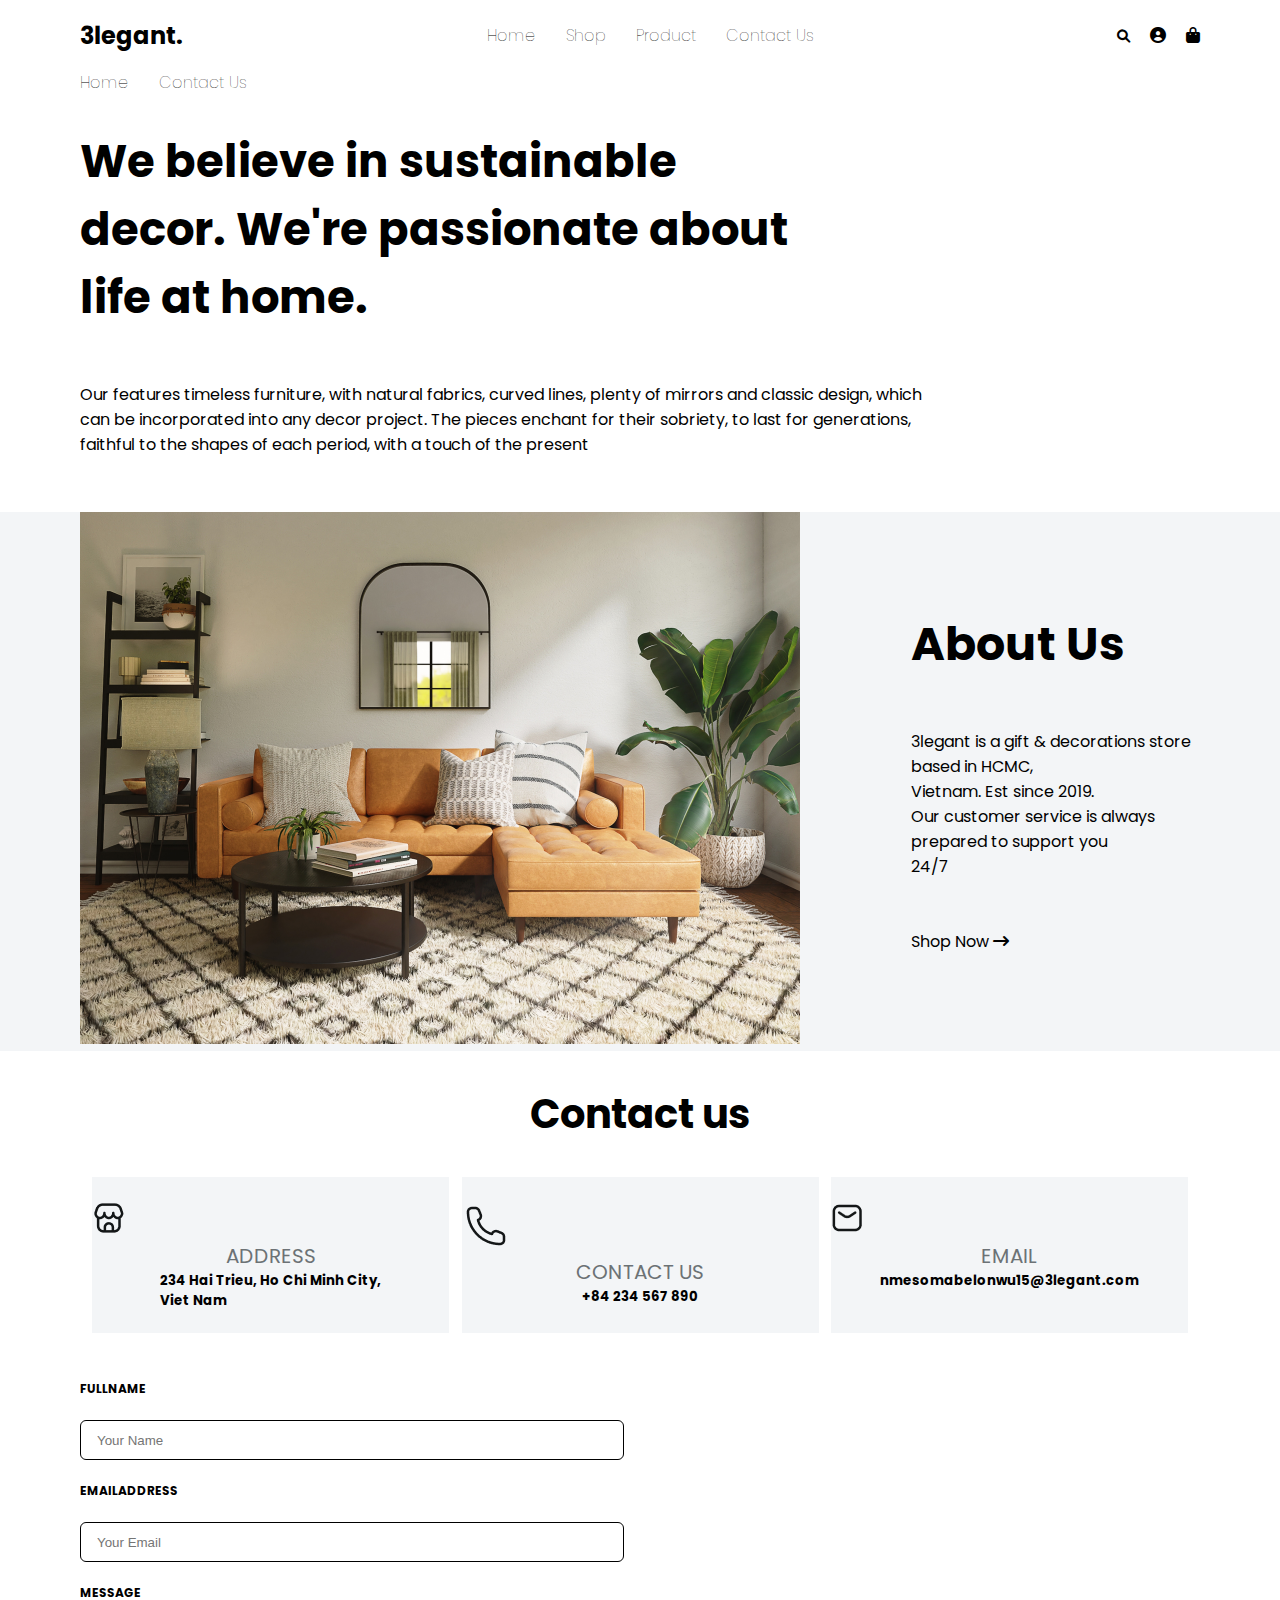
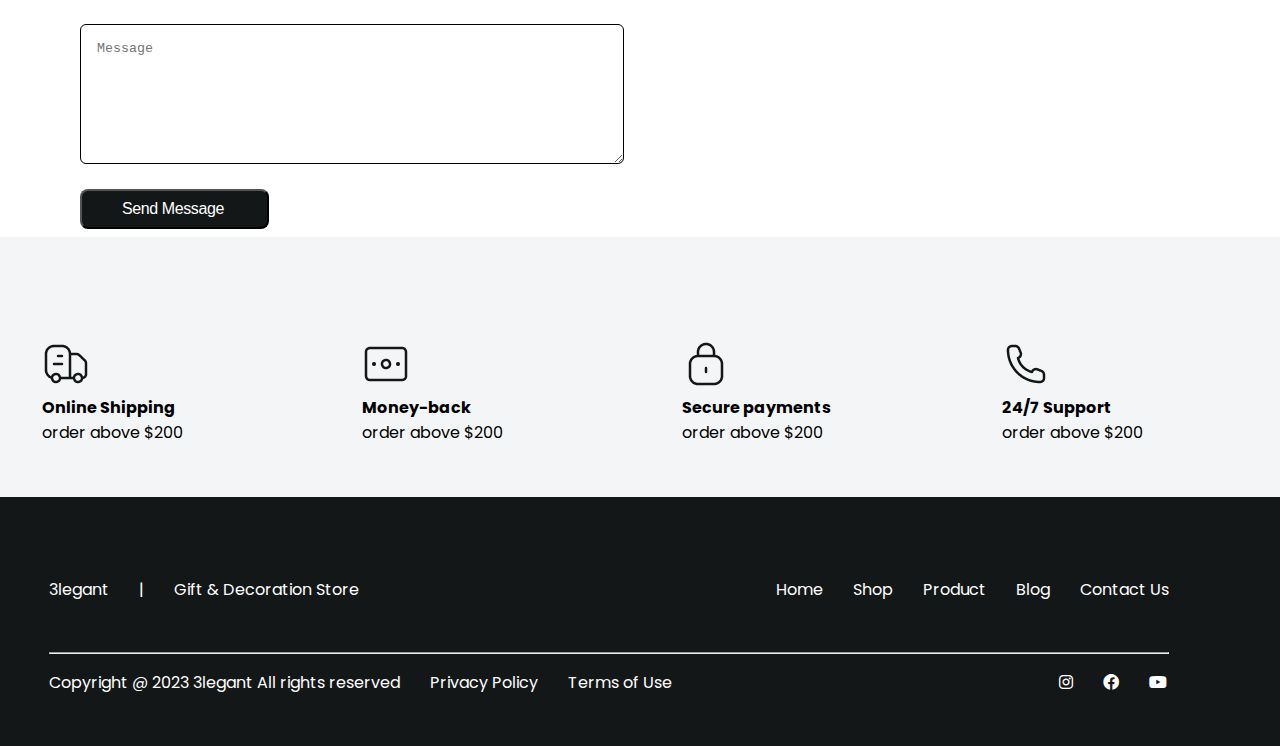
<file: pages/contact.html>
<!DOCTYPE html>
<html lang="en">
<head>
    <meta charset="UTF-8">
    <meta name="viewport" content="width=device-width, initial-scale=1.0">
    <!-- Font Awesome Icons -->
    <link rel="stylesheet" href="https://cdnjs.cloudflare.com/ajax/libs/font-awesome/6.0.0-beta3/css/all.min.css" />
    <!-- Google Fonts -->
    <link href="https://fonts.googleapis.com/css2?family=Poppins:wght@300;700&display=swap" rel="stylesheet" />
    <link rel="stylesheet" href="../pages/contact.css">
    <title>3LEGANT |Home</title>
</head>

<body>
    <header>
       
        <div class="header">
            <a href="" class="logo">3legant.</a>
            <nav class="nav">
                <ul class="nav-links">
                    <li><a href="" class="nav-link">Home</a></li>
                    <li><a href="" class="nav-link">Shop</a></li>
                    <li><a href="" class="nav-link">Product</a></li>
                    <li><a href="" class="nav-link">Contact Us</a></li>
                </ul>
            </nav>
            <div class="search-cart">
                <form action="" class="search-bar">
                    <button type="submit" class="search-btn">
                        <i class="fa-solid fa-magnifying-glass"></i>
                    </button>
                </form>
                <i class="fa-solid fa-circle-user"></i>
                <i class="fa-solid fa-bag-shopping"></i>
            </div>
        </div>

    </header>
    <main>
      <nav class="nav">
        <ul class="nav-links">
            <li><a href="" class="nav-link">Home</a></li>
            <li><a href="" class="nav-link">Contact Us</a></li>
        </ul>
    </nav>
      <div class="noone">
        <h1>We believe in sustainable <br>decor. We're passionate about <br>life at home.</h1>
        <br>
        <br>
        <p>Our features timeless furniture, with natural fabrics, curved lines, plenty of mirrors and classic design, which <br>can be incorporated into any decor project. The pieces enchant for their sobriety, to last for generations, <br>faithful to the shapes of each period, with a touch of the present</p>
      </div>
        <section class="me">
            <div>
                <img src="../assets/Newfolder/Paste image (1).png" alt="">
            </div>
            <div class="enemy">
                <h2>About Us</h2>
                <br>
                <br>
                <p>3legant is a gift & decorations store based in HCMC,<br>
                     Vietnam. Est since 2019.
                     <br> Our customer service is always prepared to support you <br>24/7</p>
                <br>
                <br>
                <span>
                  <a href="#">Shop Now</a>
                  <i class="fa-solid fa-arrow-right-long"></i>
                </span>
            </div>

        </section>
        
        <section class="sleep">
            <h2> Contact us</h2>
            <div class="dance">
              <div class="flex">
                <br>
                <img src="../assets/Newfolder/store 01.png" alt="">
                <br>
                <p>ADDRESS</p>
                <h5>234 Hai Trieu, Ho Chi Minh City,<br> Viet Nam</h5>
            </div>
            <div class="flex">
              <br>
                <img src="../assets/Newfolder/call.png" alt="">
                <br>
                <p>CONTACT US</p>
                <h5>+84 234 567 890</h5>
            </div>
            <div class="flex">
              <br>
                <img src="../assets/Newfolder/mail.png" alt="">
                <br>
                <p>EMAIL</p>
                <h5>nmesomabelonwu15@3legant.com</h5>
            </div>
            </div>
        </section>
        <div class="signin-container">
          <div class="signin-page">
              <form action="" method="post">

                  <label class="full-name" for="FULLNAME">FULLNAME</label><br>
                  <input class="your-name" type="text" name="" id="" placeholder="Your Name" required><br>


                  <label class="email" for="EMAILADDRESS">EMAILADDRESS</label><br>
                  <input class="your-name" type="email" name="" id="" placeholder="Your Email" required><br>


                  <label class="message" for="MESSAGE">MESSAGE</label><br>
                  <textarea class="textarea" name="" id="" cols="30" rows="10" placeholder="Message"
                      required></textarea><br>

                  <button class="button">Send Message</button>
              </form>
          </div>
          <div class="map">
           <iframe src="https://www.google.com/maps/embed?pb=!1m18!1m12!1m3!1d3318.18942067979!2d7.011324074037477!3d4.835915740472489!2m3!1f0!2f0!3f0!3m2!1i1024!2i768!4f13.1!3m3!1m2!1s0x1069cd3261b0bc45%3A0xd54499ff78a79671!2sTechCreek%20(Rivers%20State%20ICT%20-%20Training%20Centre)!5e1!3m2!1sen!2sng!4v1734091539090!5m2!1sen!2sng" width="600" height="450" style="border:0;" allowfullscreen="" loading="lazy" referrerpolicy="no-referrer-when-downgrade"></iframe>
          </div>
      </div>
        </div>
<br><br>
        <section class="sixth-section">
            <div>
      
              <a href="" class="six">
                <div class="sixth">
                  <!-- <i class="fa-solid fa-truck fa-3x" style="color: black;"></i> -->
                  <img src="../assets/Newfolder/fast delivery.png" alt="">
                  <h4>Online Shipping</h4>
                  <p>order above $200</p>
                </div>
              </a>
      
      
            </div>
            <div>
              <a href="" class="six">
                <div class="sixth">
                  <!-- <i class="fa-solid fa-truck fa-3x" style="color: black;"></i> -->
                  <img src="../assets/Newfolder/money.png" alt="">
                  <h4>Money-back</h4>
                  <p>order above $200</p>
                </div>
              </a>
            </div>
            <div>
              <a href="" class="six">
                <div class="sixth">
                  <!-- <i class="fa-solid fa-truck fa-3x" style="color: black;"></i> -->
                  <img src="../assets/Newfolder/lock 01.png" alt="">
                  <h4>Secure payments</h4>
                  <p>order above $200</p>
                </div>
              </a>
            </div>
            <div>
              <a href="" class="six">
                <div class="sixth">
                  <!-- <i class="fa-solid fa-phone fa-3x" style="color: aliceblue;"></i> -->
                  <img src="../assets/Newfolder/call.png" alt="">
                  <h4>24/7 Support</h4>
                  <p>order above $200</p>
                </div>
              </a>
            </div>
      
          </section>
      
    </main>
    <footer>
      <div class="footer-container">
        <div class="upper-chamber">
          <div class="upper-upper-left-footer">
            <div>
              <p>3legant</p>
            </div>
            <div>&#124;</div>
            <div>
              <p>Gift & Decoration Store</p>
            </div>
          </div>
          <div class="upper-upper-right-footer">
            <div><a class="white" href="">Home</a></div>
            <div><a class="white" href="">Shop</a></div>
            <div><a class="white" href="">Product</a></div>
            <div><a class="white" href="">Blog</a></div>
            <div><a class="white" href="">Contact Us</a></div>
          </div>
        </div>
        <hr class="line">
        <div class="lower-chamber">
          <div class="lower-left-footer">
            <div>
              <p>Copyright @ 2023 3legant All rights reserved</p>
            </div>
            <div>
              <p>Privacy Policy</p>
            </div>
            <div>
              <p>Terms of Use</p>
            </div>
          </div>
          <div class="lower-right-footer">
            <div><i class="fa-brands fa-instagram"></i></div>
            <div><i class="fa-brands fa-facebook"></i></div>
            <div><i class="fa-brands fa-youtube"></i></div>
          </div>
        </div>
      </div>
  
    </footer>
  

</body>

</html>
</file>
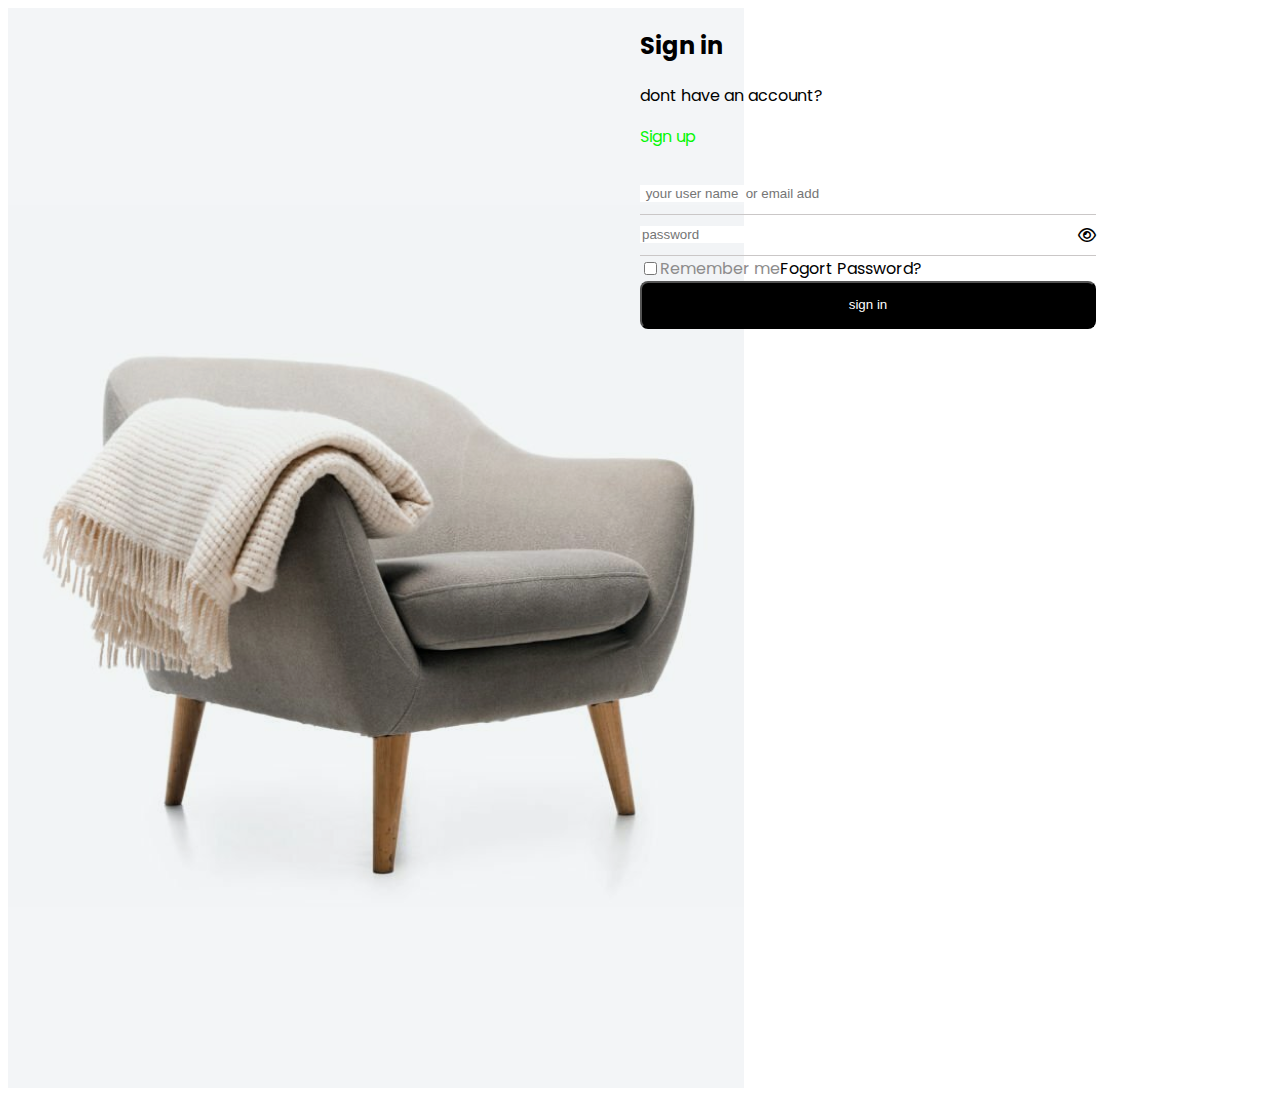
<file: pages/sign in.html>
<!DOCTYPE html>
<html lang="en">
<head>
    <meta charset="UTF-8">
    <meta name="viewport" content="width=device-width, initial-scale=1.0">
    <link rel="stylesheet" href="https://cdnjs.cloudflare.com/ajax/libs/font-awesome/6.0.0-beta3/css/all.min.css" />
    <!-- Google Fonts -->
    <link href="https://fonts.googleapis.com/css2?family=Poppins:wght@600;700&display=swap" rel="stylesheet" />
    <link rel="stylesheet" href="./signin.css">
    <title>Document</title>
</head>
<body>
    <main>
        <section class="sasect">
          <div  class="img">
            <img src="../assets/Newfolder/Paste image.png" alt="code computer">
        </div>


       <div  class="first"> 
        <div>
        <h2>Sign in</h2>
        <p>dont have an account?</p>
        <a href="" class="sign">Sign up</a><br><br>
     <div class="sada">
      <input type="text" class="input" placeholder=" your user name  or email address">
      
       </div>
      
   <div class="sada">   <input type="text" placeholder="password" class="input"> 
    <i class="fa-regular fa-eye"></i> </div>
      
        </div>
        <div class="tex"><input type="checkbox" name="" id="" class="input">
  Remember me 
         <a href="" class="dodo">Fogort Password?</a></div>
        <button class="btn">sign in</button></div>
          </section>
        
        
        
        </main>
        
</body>
</html>
</file>
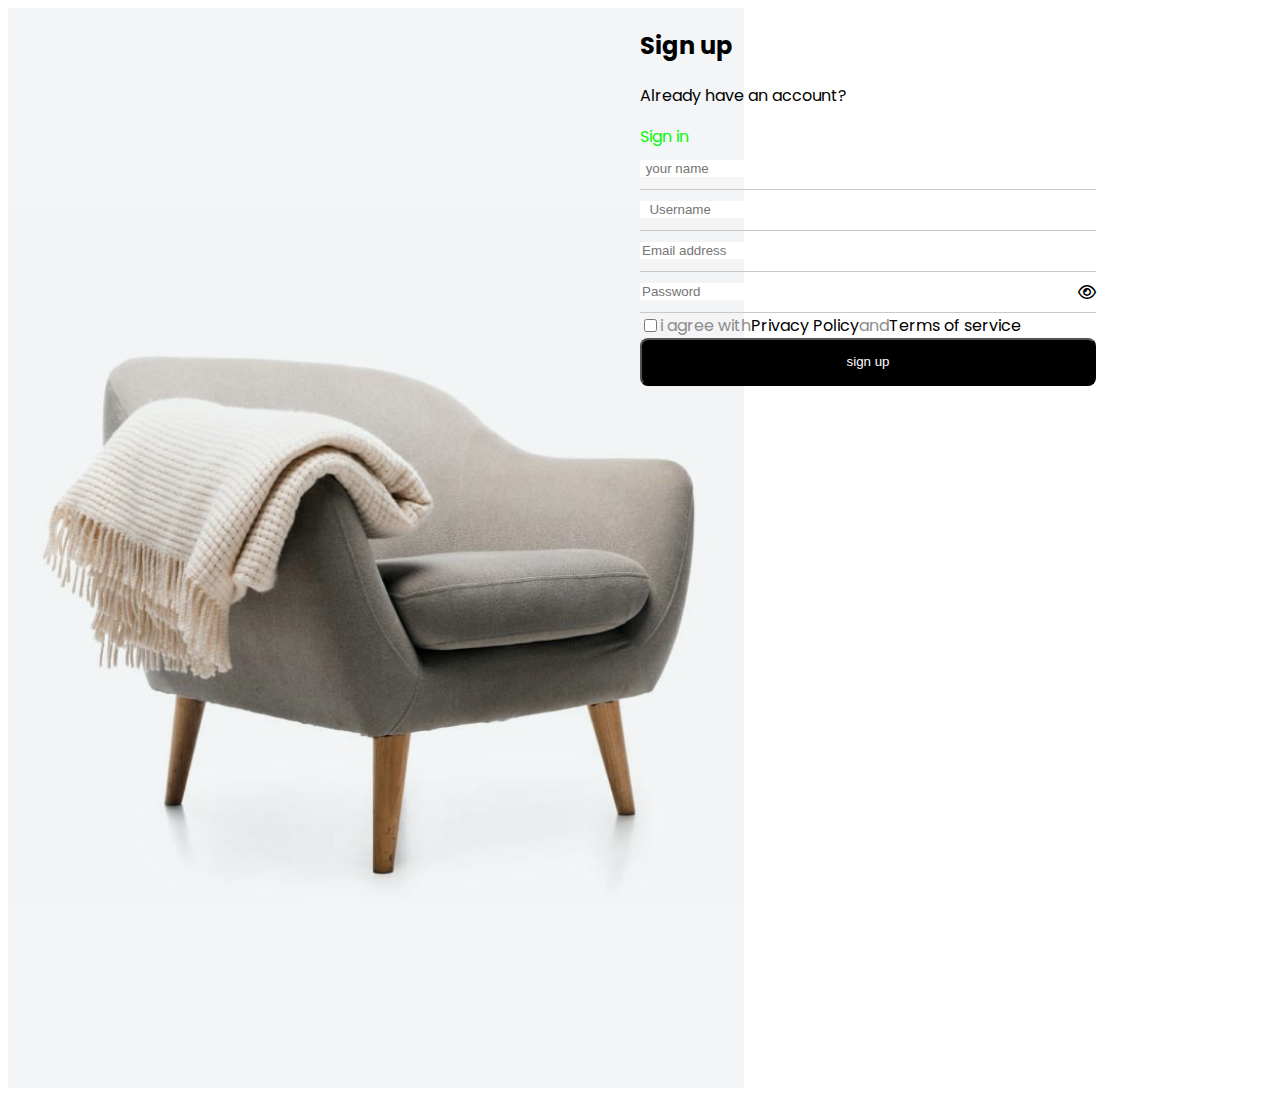
<file: pages/sign up.html>
<!DOCTYPE html>
<html lang="en">
<head>
    <meta charset="UTF-8">
    <meta name="viewport" content="width=device-width, initial-scale=1.0">
    <link rel="stylesheet" href="https://cdnjs.cloudflare.com/ajax/libs/font-awesome/6.0.0-beta3/css/all.min.css" />
    <!-- Google Fonts -->
    <link href="https://fonts.googleapis.com/css2?family=Poppins:wght@600;700&display=swap" rel="stylesheet" />
    <link rel="stylesheet" href="./signin.css">
    <title>Document</title>
</head>
<body>
    <main>
        <section class="sasect">
          <div class="img">
          <img src="../assets/Newfolder/Paste image.png" alt="code computer"></div>
        
          
          <div class="first">
           <div> <h2>Sign up</h2>
            <p>Already have an account?</p>
            <a href="" class="sign">Sign in</a></div>
          
       
          <div class="sada"><input type="text" class="input" placeholder=" your name "></div>
          
      
       <div class="sada"> <input type="text" class="input" placeholder="  Username"></div>
        
        <div class="sada"><input type="text" class="input" placeholder="Email address "> </div>
      <div class="sada">  
        <input type="text" class="input" placeholder="Password ">
        <i class="fa-regular fa-eye"></i>
       </div>
        
        
          
          <div class="tex"><input type="checkbox" name="" id="">
            i agree with <a href="" class="dodo">Privacy Policy</a>
          and <a href="" class="dodo">Terms of service</a></div>
          <button class="btn">sign up</button></div>
          </section>
        
        
        
        </main>
        
</body>
</html>
</file>
<file: pages/contact.css>
*
/* rest css */
/* @import url('https://fonts.googleapis.com/css2?family=Poppins:ital,wght@0,400;1,300;1,600&display=swap'); */


    {
    margin: 0;
    padding: 0;
    box-sizing: border-box;
    text-decoration: none;
    list-style: none;
}

body {
    font-family: "Poppins", sans-serif;
    padding: o 80px;
}

main {
    max-width: 1440px;
    margin: 0 auto;
    /* border: 1px solid red; */
}

/* HEADER STYLING */


header .header {
    display: flex;
    align-items: center;
    justify-content: space-between;
    padding: 0 80px;
    height: 70px;
    /* border-bottom: 1px solid #ccc; */
    background-color: #FFFFFF;
}

header .nav-links {
    display: flex;
    align-items: center;
    gap: 30px;
}

header .nav-link {
    font-weight: 100;
}

header a {
    color: black;
    text-decoration: none;
}

header .logo {
    font-size: 24px;
    font-weight: bold;
}

header .search-cart {
    display: flex;
    align-items: center;
    gap: 20px;
    ;
}


header .search-bar>button {
    border: none;
    background-color: transparent;
    cursor: pointer;
    ;
}


/* MAIN */
main .nav-links {
    display: flex;
    align-items: center;
    gap: 30px;
    padding: 0 80px;
}

main .nav-link {
    font-weight: 100;
}

main .nav a {
    color: black;
    text-decoration: none;
}

main .noone h1 {
    font-size: 45px;
    /* color: green; */
}

main .noone p {
    font-size: 16px;
}

.noone {
    margin-top: 33px;
    margin-bottom: 55px;
    padding: 0 80px;
}

.me {
    display: flex;
    background-color: #F3F5F7;
    align-items: center;
    padding: 0 80px;
    /* border: 1px solid red; */
    width: Hug (1, 119px)px;
    height: Hug (413px)px;
    gap: 0px;
    opacity: 0px;

}

.enemy {
    font-size: 16px;
    margin-left: 33px;
    padding-left: 78px;

    /* border: 1px solid green; */
}

main .enemy h2 {
    font-size: 46px;
}

main .enemy span a {
    color: black;
}

.dance {
    display: flex;
    justify-content: space-evenly;
    margin: auto;
    padding: 0 80px;
    margin-bottom: 50px;
}

main .sleep h2 {
    text-align: center;
    font-size: 40px;
    margin-bottom: 33px;
    margin-top: 33px;
}

.flex {
    /* border: 1px solid red; */
    background-color: #F3F5F7;
    width: 357px;
    height: 156px;
    justify-items: center;

}

main .flex p {
    color: #6C7275;
    font-size: 20px;
}

.water {
    display: flex;
    width: 1120px;
    height: 404px;
    gap: 0px;
    justify-content: space-between;
    opacity: 0px;
    /* position: absolute; */
    border: 1px solid yellow;
    padding: 0 80px;

}

.signin-container {
    display: flex;
    width: 1121px;
    height: 404px;
    justify-content: space-between;
    padding: 0 80px;
    gap: 33px;
}

.signin-page {
    display: flex;
    width: 544px;
    height: 404px;
    gap: 24px;
}

.full-name {
    display: flex;
    width: 69px;
    height: 12px;
    font: inter;
    font-weight: 700;
    font-size: 12px;
    line-height: 12px;
}

.your-name {
    display: flex;
    width: 544px;
    height: 40px;
    border: 1px solid;
    border-radius: 6px;
    padding: 0 16px;
    gap: 8px;
}

.email {
    display: flex;
    width: 98px;
    height: 12px;
    font: inter;
    font-weight: 700;
    font-size: 12px;
    line-height: 12px;
}

.message {
    display: flex;
    width: 59px;
    height: 12px;
    font: inter;
    font-weight: 700;
    font-size: 12px;
    line-height: 12px;
}

.textarea {
    display: flex;
    width: 544px;
    height: 140px;
    border: 1px solid;
    border-radius: 6px;
    padding: 16px;
}

.button {
    display: flex;
    width: 189px;
    height: 40px;
    border-radius: 8px;
    padding: 6px 40px;
    gap: 8px;
    background-color: #141718;
    font: inter;
    font-weight: 500;
    font-size: 16px;
    line-height: 28px;
    letter-spacing: -0.4px;
    align-items: center;
    color: white;
    margin-bottom: 60px;
}

.map,
.form {
    width: 50%;
    height: 50%;
}

.form {
    border: 1px solid yellow;
    flex-direction: column;
    justify-content: space-evenly;
    position: relative;
}

form::before {
    position: absolute;

}

map.form {
    width: 548px;
    height: 404px;
}

.map iframe {
    height: 400px;
    width: 650px;
    left: 0;
    top: 0;
    /* position: absolute; */
}

.six {
    /* border: 1px solid #F3F5F7; */
    width: 260px;
    height: 260px;
    display: flex;
    justify-content: left;
    align-items: center;
    /* background-color: #F3F5F7; */
}

.sixth {
    position: relative;
    left: 12px;
    color: black;
    margin-top: 50px;
}

.sixth-section {
    display: flex;
    justify-content: space-around;
    text-decoration: none;
    background-color: #F3F5F7;
}

.footer-container {
    display: flex;
    flex-direction: column;
    max-width: 100%;
    height: 249px;
    padding-top: 80px;
    padding-right: 160px;
    padding-bottom: 32px;
    padding-left: 49px;
    background-color: #141718;
}

.upper-chamber {
    display: flex;
    justify-content: space-between;
    width: 1120px;
}

.upper-upper-left-footer {
    display: flex;
    justify-content: space-between;
    gap: 30px;
    color: white;
}

.upper-upper-right-footer {
    display: flex;
    justify-content: space-between;
    gap: 30px;
    color: white;
}

.white {
    color: white;
}

.line {
    margin-top: 50px;
    width: 1120px;
}

.lower-chamber {
    display: flex;
    justify-content: space-between;
    width: 1118px;
    /* border-top: 0.5px; */
    padding: 16px 0px;
}

.lower-left-footer {
    display: flex;
    justify-content: space-between;
    gap: 30px;
    color: white;
}

.lower-right-footer {
    display: flex;
    justify-content: space-between;
    gap: 30px;
    color: white;}
</file>
<file: pages/signin.css>
/*RESET CSS*/

body {
    font-family: "Poppins", sans-serif;
  }

.sign{
    color: rgb(6, 247, 6);
    text-decoration: none;
}
.sasect{
    display: flex;
    justify-content: center;
}
.img{
    width: 50%;
    height: 1080px;
}

.first{
    width: 50%;
    height: 1080px;
    
}
.btn{
    background-color: black;
    color: white;
    width: 456px;
    height: 48px;
    border-radius: 8px;
}
.input{
    border: none;
}
.sada{
    display: flex;
    justify-content: space-between;
    align-items: center;
    border-bottom: 1px solid rgb(202, 199, 199);
    width: 456px;
    height: 40px;
}


.dodo{
    color: rgb(0, 0, 0);
    text-decoration: none;
    
}

.tex{
    
    display: flex;
    
    color: rgb(141, 140, 140);
}
</file>
